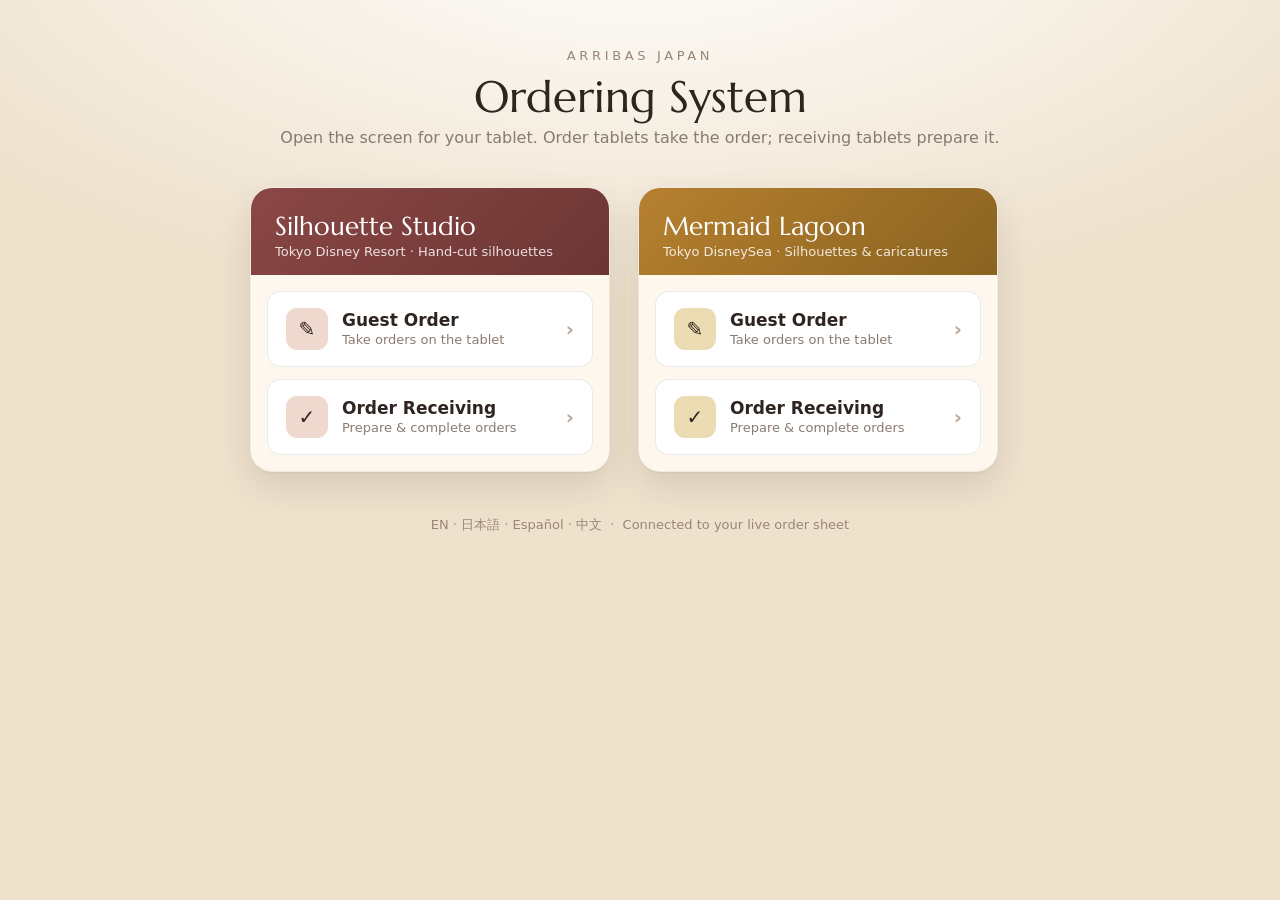
<file: index.html>
<!DOCTYPE html>
<html lang="en">
<head>
  <meta charset="UTF-8" />
  <title>Arribas Japan — Ordering System</title>
  <meta name="viewport" content="width=device-width, initial-scale=1, viewport-fit=cover" />
  <link rel="preconnect" href="https://fonts.googleapis.com" />
  <link rel="preconnect" href="https://fonts.gstatic.com" crossorigin />
  <link href="https://fonts.googleapis.com/css2?family=Marcellus&display=swap" rel="stylesheet" />
  <style>
    * { box-sizing: border-box; margin: 0; padding: 0; }
    :root {
      --font-display: "Marcellus", serif;
      --font-ui: -apple-system, BlinkMacSystemFont, "Segoe UI", "Hiragino Sans", "Noto Sans JP", system-ui, sans-serif;
    }
    body {
      font-family: var(--font-ui);
      background:
        radial-gradient(120% 80% at 50% -10%, #fff, transparent 55%),
        #efe2cd;
      color: #2e2420;
      min-height: 100vh;
      display: flex; flex-direction: column; align-items: center;
      padding: 48px 20px 60px;
    }
    .kicker { font-size: 13px; letter-spacing: 0.28em; text-transform: uppercase; color: #9a8674; }
    h1 { font-family: var(--font-display); font-size: 44px; font-weight: 400; margin: 6px 0 4px; }
    .sub { color: #8a7a70; font-size: 16px; margin-bottom: 40px; text-align: center; }
    .stores { display: grid; gap: 28px; grid-template-columns: repeat(2, minmax(280px, 360px)); width: 100%; max-width: 780px; }
    @media (max-width: 680px) { .stores { grid-template-columns: 1fr; max-width: 380px; } }
    .store {
      background: #fdf7ee; border-radius: 22px; overflow: hidden;
      box-shadow: 0 1px 2px rgba(40,30,25,.06), 0 14px 34px rgba(40,30,25,.12);
      border: 1px solid rgba(0,0,0,.05);
    }
    .store-top { padding: 22px 24px 16px; color: #fff; }
    .store.sil .store-top { background: linear-gradient(135deg, #8a4745, #6c3634); }
    .store.mer .store-top { background: linear-gradient(135deg, #b6802f, #8a6320); }
    .store-name { font-family: var(--font-display); font-size: 26px; }
    .store-tag { font-size: 13px; opacity: .85; margin-top: 2px; }
    .links { padding: 16px; display: flex; flex-direction: column; gap: 12px; }
    .links a {
      display: flex; align-items: center; gap: 14px;
      padding: 16px 18px; border-radius: 14px; text-decoration: none;
      border: 1.5px solid rgba(0,0,0,.08); color: #2e2420; background: #fff;
      font-size: 17px; font-weight: 600; transition: transform .12s, box-shadow .12s;
    }
    .links a:active { transform: scale(.98); }
    .links a .ic {
      width: 42px; height: 42px; border-radius: 11px; flex-shrink: 0;
      display: flex; align-items: center; justify-content: center; font-size: 20px;
    }
    .store.sil .ic { background: #efd9cf; }
    .store.mer .ic { background: #ecdcb4; }
    .links a .meta { display: flex; flex-direction: column; line-height: 1.25; }
    .links a .meta small { font-weight: 500; color: #8a7a70; font-size: 13px; }
    .arrow { margin-left: auto; color: #b8a89c; font-size: 20px; }
    footer { margin-top: 44px; color: #9a8674; font-size: 13px; text-align: center; }
  </style>
</head>
<body>
  <div class="kicker">Arribas Japan</div>
  <h1>Ordering System</h1>
  <p class="sub">Open the screen for your tablet. Order tablets take the order; receiving tablets prepare it.</p>

  <div class="stores">
    <div class="store sil">
      <div class="store-top">
        <div class="store-name">Silhouette Studio</div>
        <div class="store-tag">Tokyo Disney Resort · Hand-cut silhouettes</div>
      </div>
      <div class="links">
        <a href="silhouette-order.html">
          <span class="ic">✎</span>
          <span class="meta">Guest Order<small>Take orders on the tablet</small></span>
          <span class="arrow">›</span>
        </a>
        <a href="silhouette-receiving.html">
          <span class="ic">✓</span>
          <span class="meta">Order Receiving<small>Prepare &amp; complete orders</small></span>
          <span class="arrow">›</span>
        </a>
      </div>
    </div>

    <div class="store mer">
      <div class="store-top">
        <div class="store-name">Mermaid Lagoon</div>
        <div class="store-tag">Tokyo DisneySea · Silhouettes &amp; caricatures</div>
      </div>
      <div class="links">
        <a href="mermaid-order.html">
          <span class="ic">✎</span>
          <span class="meta">Guest Order<small>Take orders on the tablet</small></span>
          <span class="arrow">›</span>
        </a>
        <a href="mermaid-receiving.html">
          <span class="ic">✓</span>
          <span class="meta">Order Receiving<small>Prepare &amp; complete orders</small></span>
          <span class="arrow">›</span>
        </a>
      </div>
    </div>
  </div>

  <footer>EN · 日本語 · Español · 中文 &nbsp;·&nbsp; Connected to your live order sheet</footer>
</body>
</html>
</file>
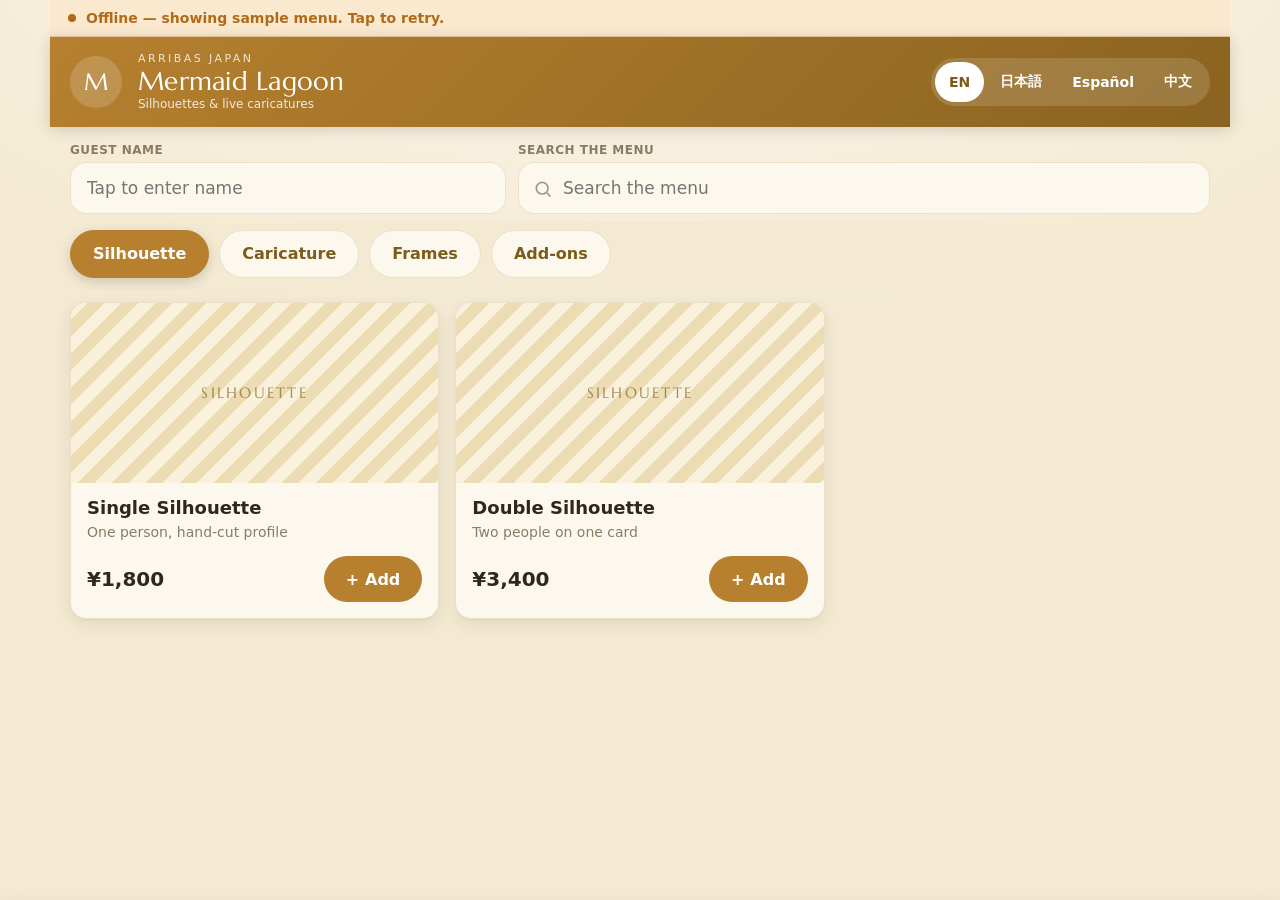
<file: mermaid-order.html>
<!DOCTYPE html>
<html lang="en">
<head>
  <meta charset="UTF-8" />
  <title>Mermaid Lagoon — Guest Order · Arribas Japan</title>
  <meta name="viewport" content="width=device-width, initial-scale=1, maximum-scale=1, viewport-fit=cover" />
  <link rel="preconnect" href="https://fonts.googleapis.com" />
  <link rel="preconnect" href="https://fonts.gstatic.com" crossorigin />
  <link href="https://fonts.googleapis.com/css2?family=Marcellus&display=swap" rel="stylesheet" />
  <link rel="stylesheet" href="app.css" />
</head>
<body data-store="MER" data-screen="order">
  <div id="app"></div>
  <script src="i18n.js"></script>
  <script src="config.js"></script>
  <script src="order.js"></script>
</body>
</html>
</file>
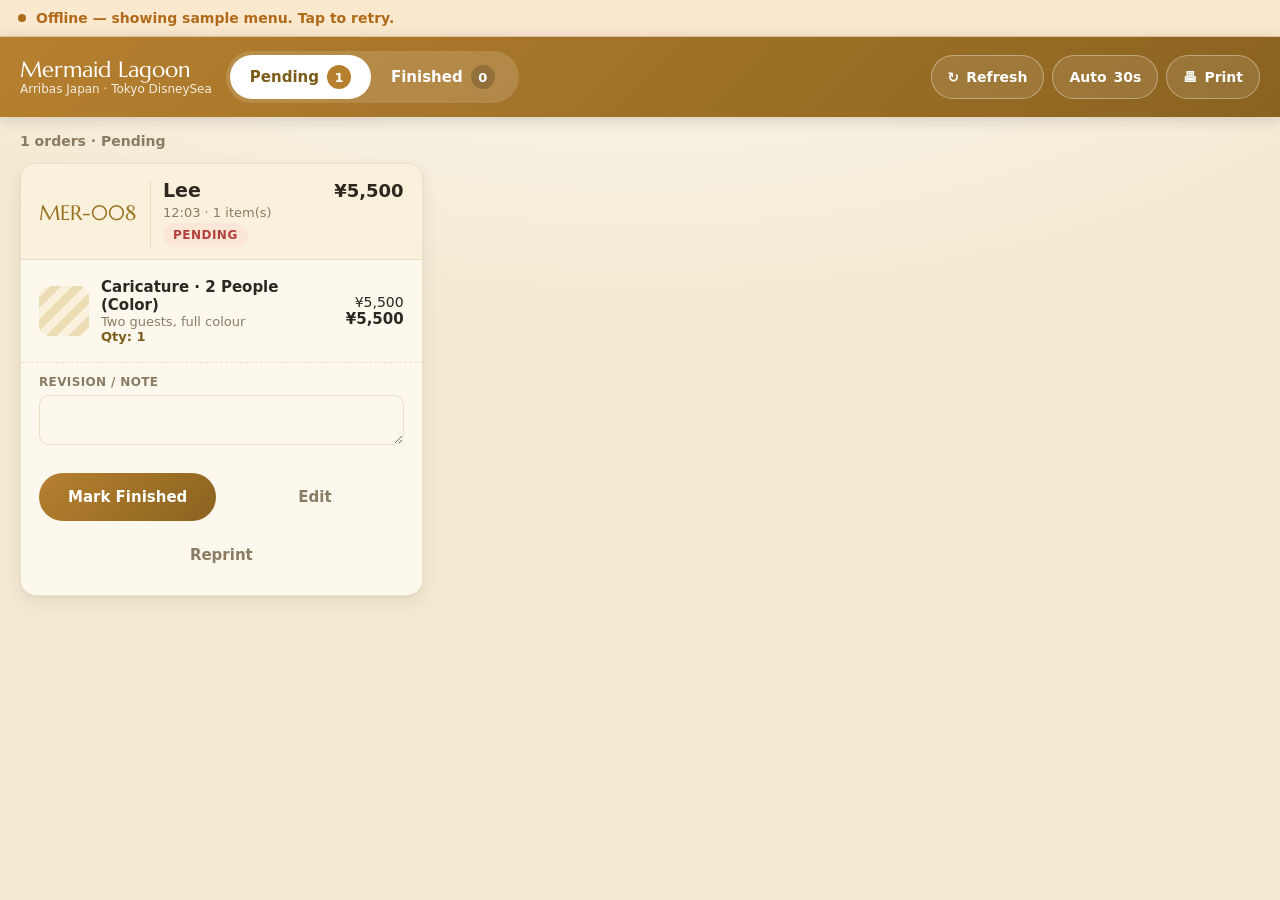
<file: mermaid-receiving.html>
<!DOCTYPE html>
<html lang="en">
<head>
  <meta charset="UTF-8" />
  <title>Mermaid Lagoon — Order Receiving · Arribas Japan</title>
  <meta name="viewport" content="width=device-width, initial-scale=1, viewport-fit=cover" />
  <link rel="preconnect" href="https://fonts.googleapis.com" />
  <link rel="preconnect" href="https://fonts.gstatic.com" crossorigin />
  <link href="https://fonts.googleapis.com/css2?family=Marcellus&display=swap" rel="stylesheet" />
  <link rel="stylesheet" href="app.css" />
</head>
<body data-store="MER" data-screen="receiving">
  <div id="app"></div>
  <script src="i18n.js"></script>
  <script src="config.js"></script>
  <script src="receiving.js"></script>
</body>
</html>
</file>
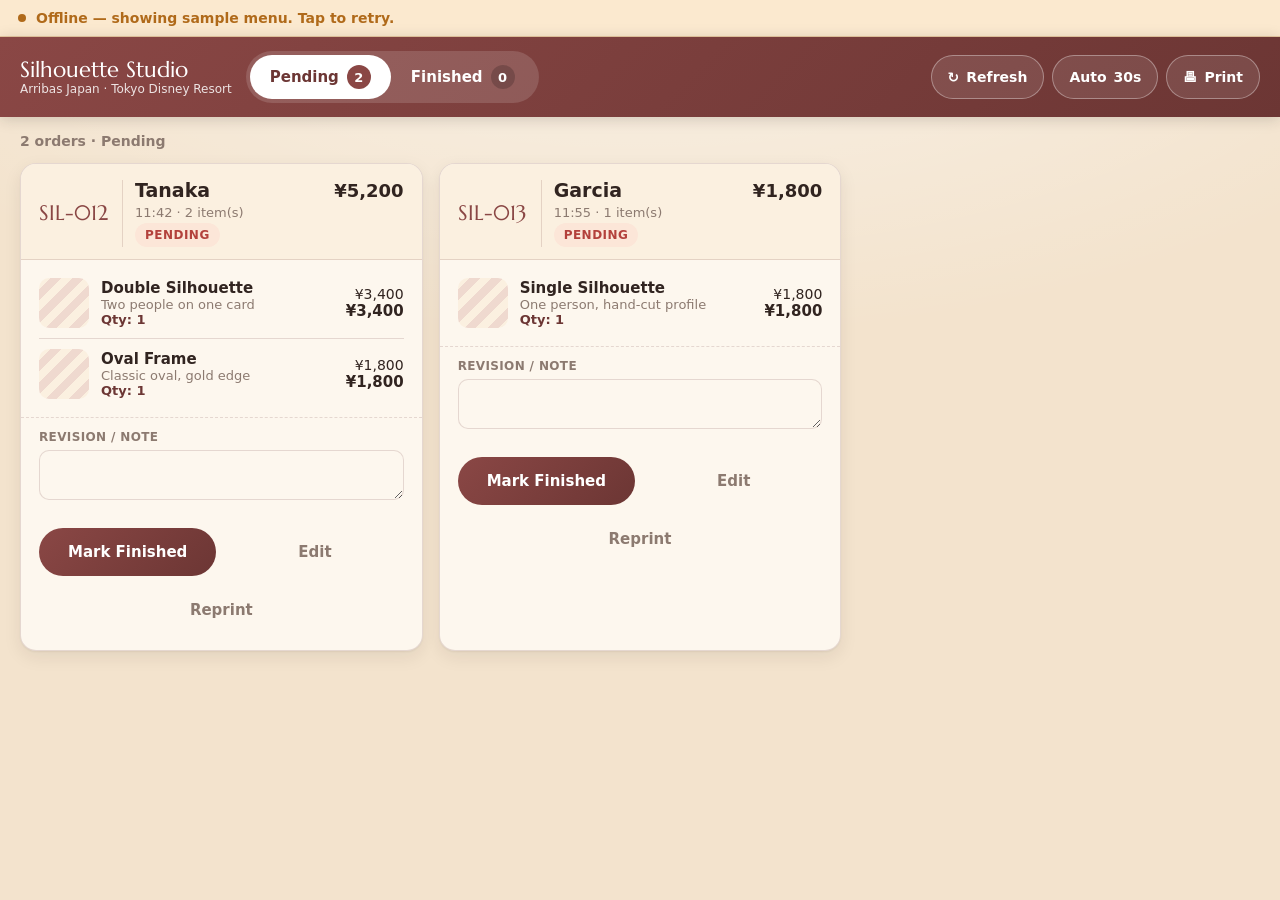
<file: silhouette-receiving.html>
<!DOCTYPE html>
<html lang="en">
<head>
  <meta charset="UTF-8" />
  <title>Silhouette Studio — Order Receiving · Arribas Japan</title>
  <meta name="viewport" content="width=device-width, initial-scale=1, viewport-fit=cover" />
  <link rel="preconnect" href="https://fonts.googleapis.com" />
  <link rel="preconnect" href="https://fonts.gstatic.com" crossorigin />
  <link href="https://fonts.googleapis.com/css2?family=Marcellus&display=swap" rel="stylesheet" />
  <link rel="stylesheet" href="app.css" />
</head>
<body data-store="SIL" data-screen="receiving">
  <div id="app"></div>
  <script src="i18n.js"></script>
  <script src="config.js"></script>
  <script src="receiving.js"></script>
</body>
</html>
</file>
<file: app.css>
/* =====================================================================
   Arribas Japan — Shared design system
   Sections:  1 Tokens & themes · 2 Base · 3 Order screen ·
              4 Receiving screen · 5 Guest ticket (print) · 6 Print
   ===================================================================== */

/* ---------- 1. TOKENS & THEMES ------------------------------------- */
:root {
  --font-display: "Marcellus", "Hiragino Mincho ProN", "Yu Mincho", serif;
  --font-ui: -apple-system, BlinkMacSystemFont, "Segoe UI", "Hiragino Sans",
    "Noto Sans JP", system-ui, sans-serif;

  --r-sm: 10px;
  --r-md: 16px;
  --r-lg: 24px;
  --r-pill: 999px;

  --shadow-card: 0 1px 2px rgba(40, 30, 25, 0.06), 0 6px 18px rgba(40, 30, 25, 0.08);
  --shadow-pop: 0 20px 60px rgba(30, 20, 16, 0.28);

  --ok: #2f7d57;
  --warn: #b06a1a;
  --danger: #b3413c;
}

/* Silhouette Studio — cream paper + maroon */
body[data-store="SIL"] {
  --paper: #f3e3cd;
  --surface: #fdf7ee;
  --surface-2: #fbf0e0;
  --brand: #8a4745;
  --brand-deep: #6c3634;
  --brand-soft: #efd9cf;
  --ink: #312420;
  --muted: #8c7a70;
  --line: rgba(108, 54, 52, 0.16);
  --accent: #8a4745;
  --accent-ink: #ffffff;
  --header-grad: linear-gradient(135deg, #8a4745, #6c3634);
}

/* Mermaid Lagoon — cream + warm gold */
body[data-store="MER"] {
  --paper: #f4ead2;
  --surface: #fdf8ee;
  --surface-2: #faf1dd;
  --brand: #9a7322;
  --brand-deep: #7c5c19;
  --brand-soft: #ecdcb4;
  --ink: #2c2820;
  --muted: #8a7c63;
  --line: rgba(154, 115, 34, 0.18);
  --accent: #b6802f;
  --accent-ink: #ffffff;
  --header-grad: linear-gradient(135deg, #b6802f, #8a6320);
}

/* ---------- 2. BASE ------------------------------------------------ */
* { box-sizing: border-box; margin: 0; padding: 0; }

html, body { height: 100%; }

body {
  font-family: var(--font-ui);
  color: var(--ink);
  background: var(--paper);
  -webkit-text-size-adjust: 100%;
  -webkit-tap-highlight-color: transparent;
}

button { font-family: inherit; cursor: pointer; }
input, textarea, select { font-family: inherit; }

.serif { font-family: var(--font-display); font-weight: 400; }
.sr-only { position: absolute; width: 1px; height: 1px; overflow: hidden; clip: rect(0 0 0 0); }

/* Background paper texture (very subtle) */
body::before {
  content: "";
  position: fixed; inset: 0; z-index: -1;
  background:
    radial-gradient(120% 80% at 50% -10%, rgba(255,255,255,0.6), transparent 60%),
    var(--paper);
}

/* =====================================================================
   3. GUEST ORDER SCREEN
   ===================================================================== */
.order-app {
  min-height: 100%;
  display: flex;
  flex-direction: column;
  max-width: 1180px;
  margin: 0 auto;
}

/* --- Top banner (demo/offline notice) --- */
.notice {
  display: none;
  align-items: center;
  gap: 10px;
  padding: 10px 18px;
  background: #fbe9cf;
  color: var(--warn);
  font-size: 14px;
  font-weight: 600;
  border-bottom: 1px solid rgba(176, 106, 26, 0.25);
  cursor: pointer;
}
.notice.show { display: flex; }
.notice .dot { width: 8px; height: 8px; border-radius: 50%; background: var(--warn); }

/* --- Header --- */
.app-header {
  position: sticky; top: 0; z-index: 30;
  background: var(--header-grad);
  color: #fff;
  padding: 16px 20px;
  display: flex;
  align-items: center;
  gap: 16px;
  box-shadow: 0 2px 14px rgba(40, 25, 20, 0.18);
}
.app-header .logo {
  height: 54px; width: auto; max-width: 120px;
  object-fit: contain;
  filter: drop-shadow(0 1px 2px rgba(0,0,0,0.25));
}
.app-header .logo-fallback {
  height: 52px; width: 52px; border-radius: 50%;
  display: flex; align-items: center; justify-content: center;
  background: rgba(255,255,255,0.16);
  font-family: var(--font-display);
  font-size: 24px; color: #fff;
}
.brand-block { display: flex; flex-direction: column; gap: 2px; line-height: 1.1; }
.brand-kicker { font-size: 11px; letter-spacing: 0.22em; text-transform: uppercase; opacity: 0.8; }
.brand-name { font-family: var(--font-display); font-size: 26px; letter-spacing: 0.01em; }
.brand-sub { font-size: 12px; opacity: 0.85; }

.header-spacer { flex: 1; }

/* Language switcher */
.lang-switch {
  display: inline-flex;
  background: rgba(255,255,255,0.14);
  border-radius: var(--r-pill);
  padding: 4px;
  gap: 2px;
}
.lang-switch button {
  border: none; background: transparent; color: #fff;
  font-size: 14px; font-weight: 600;
  padding: 8px 14px; border-radius: var(--r-pill);
  min-height: 40px;
  transition: background 0.15s;
}
.lang-switch button.active { background: #fff; color: var(--brand-deep); }

/* --- Guest info + search row --- */
.controls {
  padding: 16px 20px 8px;
  display: flex;
  gap: 12px;
  flex-wrap: wrap;
  align-items: stretch;
}
.field {
  display: flex; flex-direction: column; gap: 5px;
  flex: 1 1 220px;
}
.field label {
  font-size: 12px; font-weight: 700; letter-spacing: 0.04em;
  text-transform: uppercase; color: var(--muted);
}
.field .control {
  height: 52px;
  border: 1.5px solid var(--line);
  background: var(--surface);
  border-radius: var(--r-md);
  padding: 0 16px;
  font-size: 17px;
  color: var(--ink);
  display: flex; align-items: center;
}
.field .control:focus {
  outline: none;
  border-color: var(--brand);
  box-shadow: 0 0 0 3px var(--brand-soft);
}
.field.search { flex: 2 1 300px; }
.field.search .control { padding-left: 44px; }
.field.search { position: relative; }
.field.search .search-icon {
  position: absolute; left: 15px; bottom: 15px;
  width: 20px; height: 20px; opacity: 0.45; pointer-events: none;
}

/* --- Category pills --- */
.cat-bar {
  position: sticky; top: 88px; z-index: 20;
  background: linear-gradient(var(--paper), var(--paper) 70%, transparent);
  padding: 8px 20px 12px;
  overflow-x: auto;
  -webkit-overflow-scrolling: touch;
  scrollbar-width: thin;
  scrollbar-color: var(--accent) var(--line);
  cursor: grab;
}
.cat-bar.dragging { cursor: grabbing; user-select: none; }
.cat-bar::-webkit-scrollbar { height: 10px; }
.cat-bar::-webkit-scrollbar-track { background: var(--line); border-radius: 10px; }
.cat-bar::-webkit-scrollbar-thumb {
  background: var(--accent); border-radius: 10px;
  border: 2px solid var(--paper);
}
.cat-row { display: inline-flex; gap: 10px; min-width: 100%; padding-bottom: 2px; }
.cat-pill {
  white-space: nowrap;
  border: 1.5px solid var(--line);
  background: var(--surface);
  color: var(--brand-deep);
  font-size: 16px; font-weight: 600;
  padding: 0 22px; height: 48px;
  border-radius: var(--r-pill);
  transition: transform 0.1s, background 0.15s;
}
.cat-pill:active { transform: scale(0.96); }
.cat-pill.active {
  background: var(--accent); color: var(--accent-ink);
  border-color: var(--accent);
  box-shadow: 0 4px 12px rgba(40,25,20,0.18);
}

/* --- Product grid --- */
.grid {
  flex: 1;
  padding: 10px 20px 140px;
  display: grid;
  grid-template-columns: repeat(auto-fill, minmax(300px, 1fr));
  gap: 16px;
  align-content: start;
}

.card {
  background: var(--surface);
  border: 1px solid var(--line);
  border-radius: var(--r-md);
  box-shadow: var(--shadow-card);
  display: flex;
  flex-direction: column;
  overflow: hidden;
  transition: transform 0.12s, box-shadow 0.12s;
}
.card.in-cart { border-color: var(--accent); box-shadow: 0 0 0 2px var(--accent), var(--shadow-card); }

.card-media {
  height: 180px;
  background: #fff;
  display: flex; align-items: center; justify-content: center;
  position: relative;
  overflow: hidden;
  padding: 10px;
}
.card-media:has(.ph) {
  background:
    repeating-linear-gradient(135deg, var(--surface-2) 0 12px, var(--brand-soft) 12px 24px);
}
.card-media img { width: 100%; height: 100%; object-fit: contain; }
.card-media .ph {
  font-family: var(--font-display);
  font-size: 15px; letter-spacing: 0.15em; text-transform: uppercase;
  color: var(--brand-deep); opacity: 0.65;
}
.card-qty-badge {
  position: absolute; top: 10px; right: 10px;
  min-width: 30px; height: 30px; padding: 0 9px;
  border-radius: var(--r-pill);
  background: var(--accent); color: var(--accent-ink);
  font-size: 15px; font-weight: 700;
  display: none; align-items: center; justify-content: center;
  box-shadow: 0 3px 8px rgba(0,0,0,0.25);
}
.card.in-cart .card-qty-badge { display: flex; }

.card-body { padding: 14px 16px 16px; display: flex; flex-direction: column; gap: 4px; flex: 1; }
.card-title { font-size: 18px; font-weight: 700; line-height: 1.25; }
.card-desc { font-size: 14px; color: var(--muted); line-height: 1.35; flex: 1; }
.card-meta { font-size: 12px; color: var(--muted); opacity: 0.8; }
.card-foot { display: flex; align-items: center; justify-content: space-between; margin-top: 10px; gap: 10px; }
.card-price { font-size: 20px; font-weight: 700; font-variant-numeric: tabular-nums; }

/* Quantity stepper */
.stepper {
  display: inline-flex; align-items: center;
  background: var(--surface-2);
  border: 1.5px solid var(--line);
  border-radius: var(--r-pill);
  overflow: hidden;
}
.stepper button {
  width: 46px; height: 46px; border: none; background: transparent;
  font-size: 24px; line-height: 1; color: var(--brand-deep);
  display: flex; align-items: center; justify-content: center;
}
.stepper button:active { background: var(--brand-soft); }
.stepper .val {
  min-width: 38px; text-align: center;
  font-size: 18px; font-weight: 700; font-variant-numeric: tabular-nums;
}
/* "Add" button shown when qty is 0 */
.add-btn {
  height: 46px; padding: 0 22px;
  border: none; border-radius: var(--r-pill);
  background: var(--accent); color: var(--accent-ink);
  font-size: 16px; font-weight: 700;
  display: inline-flex; align-items: center; gap: 6px;
}
.add-btn:active { transform: scale(0.96); }

/* Empty / loading states */
.state {
  grid-column: 1 / -1;
  text-align: center; color: var(--muted);
  padding: 60px 20px; font-size: 17px;
}

/* --- Sticky cart bar --- */
.cart-bar {
  position: fixed; left: 0; right: 0; bottom: 0; z-index: 40;
  padding: 12px 20px calc(12px + env(safe-area-inset-bottom));
  background: var(--surface);
  border-top: 1px solid var(--line);
  box-shadow: 0 -6px 24px rgba(30,20,16,0.12);
  display: flex; align-items: center; gap: 16px;
  transform: translateY(120%);
  transition: transform 0.28s cubic-bezier(0.2, 0.8, 0.2, 1);
}
.cart-bar.show { transform: translateY(0); }
.cart-summary { display: flex; flex-direction: column; line-height: 1.2; }
.cart-count { font-size: 13px; color: var(--muted); font-weight: 600; }
.cart-total { font-size: 24px; font-weight: 700; font-variant-numeric: tabular-nums; }
.cart-cta {
  margin-left: auto;
  height: 58px; padding: 0 30px;
  border: none; border-radius: var(--r-pill);
  background: var(--header-grad); color: #fff;
  font-size: 18px; font-weight: 700;
  display: inline-flex; align-items: center; gap: 10px;
  box-shadow: 0 8px 20px rgba(40,25,20,0.3);
}
.cart-cta:active { transform: scale(0.98); }

/* =====================================================================
   OVERLAYS — cart review + confirmation
   ===================================================================== */
.overlay {
  position: fixed; inset: 0; z-index: 60;
  background: rgba(30, 20, 16, 0.5);
  backdrop-filter: blur(3px);
  display: none;
  align-items: flex-end;
}
.overlay.show { display: flex; }
@media (min-width: 760px) { .overlay { align-items: center; justify-content: center; } }

.sheet {
  background: var(--surface);
  width: 100%;
  max-width: 620px;
  max-height: 92vh;
  border-radius: var(--r-lg) var(--r-lg) 0 0;
  display: flex; flex-direction: column;
  box-shadow: var(--shadow-pop);
  animation: rise 0.3s cubic-bezier(0.2, 0.8, 0.2, 1);
}
@media (min-width: 760px) { .sheet { border-radius: var(--r-lg); } }
@keyframes rise { from { transform: translateY(40px); opacity: 0; } to { transform: translateY(0); opacity: 1; } }

.sheet-head {
  padding: 22px 24px 14px;
  display: flex; align-items: center; justify-content: space-between;
  border-bottom: 1px solid var(--line);
}
.sheet-title { font-family: var(--font-display); font-size: 26px; }
.sheet-close {
  width: 44px; height: 44px; border-radius: 50%;
  border: 1.5px solid var(--line); background: var(--surface-2);
  font-size: 22px; color: var(--ink); line-height: 1;
}
.sheet-body { padding: 8px 24px; overflow-y: auto; flex: 1; }
.sheet-guest {
  font-size: 15px; color: var(--muted); padding: 12px 0 4px;
}
.sheet-guest b { color: var(--ink); font-size: 17px; }

.line-item {
  display: flex; align-items: center; gap: 14px;
  padding: 14px 0; border-bottom: 1px solid var(--line);
}
.line-thumb {
  width: 56px; height: 56px; border-radius: var(--r-sm); flex-shrink: 0;
  background: repeating-linear-gradient(135deg, var(--surface-2) 0 8px, var(--brand-soft) 8px 16px);
  overflow: hidden; display: flex; align-items: center; justify-content: center;
}
.line-thumb img { width: 100%; height: 100%; object-fit: cover; }
.line-info { flex: 1; min-width: 0; }
.line-name { font-size: 16px; font-weight: 700; }
.line-price { font-size: 13px; color: var(--muted); }
.line-amount { font-size: 17px; font-weight: 700; font-variant-numeric: tabular-nums; white-space: nowrap; }
.line-stepper { transform: scale(0.9); }

.sheet-foot {
  padding: 16px 24px calc(20px + env(safe-area-inset-bottom));
  border-top: 1px solid var(--line);
  display: flex; flex-direction: column; gap: 12px;
}
.sheet-total { display: flex; align-items: baseline; justify-content: space-between; }
.sheet-total .lbl { font-size: 16px; color: var(--muted); }
.sheet-total .amt { font-size: 30px; font-weight: 700; font-variant-numeric: tabular-nums; }
.btn-primary {
  height: 60px; border: none; border-radius: var(--r-pill);
  background: var(--header-grad); color: #fff;
  font-size: 19px; font-weight: 700;
  display: inline-flex; align-items: center; justify-content: center; gap: 10px;
}
.btn-primary:disabled { opacity: 0.6; }
.btn-ghost {
  height: 50px; border: 1.5px solid var(--line); border-radius: var(--r-pill);
  background: transparent; color: var(--muted);
  font-size: 16px; font-weight: 600;
}

/* --- Confirmation --- */
.confirm {
  background: var(--surface);
  width: 100%; max-width: 560px;
  border-radius: var(--r-lg);
  padding: 40px 32px calc(32px + env(safe-area-inset-bottom));
  text-align: center;
  box-shadow: var(--shadow-pop);
  animation: rise 0.3s cubic-bezier(0.2, 0.8, 0.2, 1);
}
.confirm .tick {
  width: 76px; height: 76px; border-radius: 50%;
  margin: 0 auto 18px;
  background: var(--ok); color: #fff;
  display: flex; align-items: center; justify-content: center;
  font-size: 40px;
}
.confirm-label { font-size: 14px; letter-spacing: 0.18em; text-transform: uppercase; color: var(--muted); }
.confirm-title { font-family: var(--font-display); font-size: 30px; margin: 4px 0 22px; }
.confirm-number-label { font-size: 14px; color: var(--muted); text-transform: uppercase; letter-spacing: 0.12em; }
.confirm-number {
  font-family: var(--font-display);
  font-size: 72px; line-height: 1; color: var(--brand);
  margin: 6px 0 10px; font-variant-numeric: tabular-nums;
}
.confirm-guest { font-size: 19px; margin-bottom: 6px; }
.confirm-guest b { font-weight: 700; }
.confirm-hint { font-size: 14px; color: var(--muted); margin-bottom: 26px; }
.confirm-actions { display: flex; flex-direction: column; gap: 12px; }

/* =====================================================================
   4. ORDER RECEIVING SCREEN
   ===================================================================== */
.recv-app { min-height: 100%; }

.recv-header {
  position: sticky; top: 0; z-index: 30;
  background: var(--header-grad); color: #fff;
  padding: 14px 20px;
  display: flex; align-items: center; gap: 14px; flex-wrap: wrap;
  box-shadow: 0 2px 14px rgba(40,25,20,0.18);
}
.recv-header .title { display: flex; flex-direction: column; line-height: 1.1; }
.recv-header .title .name { font-family: var(--font-display); font-size: 22px; }
.recv-header .title .sub { font-size: 12px; opacity: 0.85; }

.tabs { display: inline-flex; background: rgba(255,255,255,0.14); border-radius: var(--r-pill); padding: 4px; }
.tab {
  border: none; background: transparent; color: #fff;
  font-size: 15px; font-weight: 700; padding: 10px 20px;
  border-radius: var(--r-pill); min-height: 44px;
  display: inline-flex; align-items: center; gap: 8px;
}
.tab.active { background: #fff; color: var(--brand-deep); }
.tab .badge {
  min-width: 24px; height: 24px; padding: 0 7px; border-radius: var(--r-pill);
  background: rgba(0,0,0,0.18); color: #fff;
  font-size: 13px; display: inline-flex; align-items: center; justify-content: center;
}
.tab.active .badge { background: var(--accent); }

.recv-tools { margin-left: auto; display: flex; gap: 8px; flex-wrap: wrap; }
.tool-btn {
  border: 1.5px solid rgba(255,255,255,0.35); background: rgba(255,255,255,0.1);
  color: #fff; font-size: 14px; font-weight: 600;
  padding: 0 16px; height: 44px; border-radius: var(--r-pill);
  display: inline-flex; align-items: center; gap: 7px;
}
.tool-btn.on { background: #fff; color: var(--brand-deep); border-color: #fff; }

.recv-main { padding: 16px 20px 60px; max-width: 1280px; margin: 0 auto; }
.recv-info { font-size: 14px; color: var(--muted); margin-bottom: 14px; font-weight: 600; }

.orders-grid {
  display: grid; gap: 16px;
  grid-template-columns: repeat(auto-fill, minmax(330px, 1fr));
}

.order-card {
  background: var(--surface); border: 1px solid var(--line);
  border-radius: var(--r-md); box-shadow: var(--shadow-card);
  overflow: hidden; page-break-inside: avoid;
  display: flex; flex-direction: column;
}
.oc-top {
  display: flex; align-items: flex-start; gap: 12px;
  padding: 16px 18px 12px;
  background: var(--surface-2);
  border-bottom: 1px solid var(--line);
}
.oc-num {
  font-family: var(--font-display);
  font-size: 21px; line-height: 1.1; color: var(--brand);
  font-variant-numeric: tabular-nums; white-space: nowrap;
  padding-right: 14px; border-right: 1px solid var(--line);
  align-self: stretch; display: flex; align-items: center;
}
.oc-headinfo { flex: 1; min-width: 0; display: flex; flex-direction: column; gap: 3px; }
.oc-guest { font-size: 19px; font-weight: 700; line-height: 1.15; }
.oc-meta { font-size: 13px; color: var(--muted); }
.oc-total { font-size: 18px; font-weight: 700; font-variant-numeric: tabular-nums; white-space: nowrap; }
.status-chip {
  align-self: flex-start;
  font-size: 12px; font-weight: 700; letter-spacing: 0.04em;
  padding: 5px 10px; border-radius: var(--r-pill);
  background: #fce6d8; color: var(--danger);
  text-transform: uppercase;
}
.status-chip.finished { background: #d9efe1; color: var(--ok); }

.oc-items { padding: 8px 18px; display: flex; flex-direction: column; }
.oc-item {
  display: grid; grid-template-columns: 50px 1fr auto;
  gap: 12px; align-items: center;
  padding: 10px 0; border-bottom: 1px solid var(--line);
}
.oc-item:last-child { border-bottom: none; }
.oc-thumb {
  width: 50px; height: 50px; border-radius: var(--r-sm); overflow: hidden;
  background: repeating-linear-gradient(135deg, var(--surface-2) 0 8px, var(--brand-soft) 8px 16px);
  display: flex; align-items: center; justify-content: center;
}
.oc-thumb img { width: 100%; height: 100%; object-fit: cover; }
.oc-item-name { font-size: 15px; font-weight: 700; }
.oc-item-desc { font-size: 13px; color: var(--muted); }
.oc-item-qty { font-size: 13px; color: var(--brand-deep); font-weight: 700; }
.oc-item-amt { text-align: right; font-size: 14px; font-variant-numeric: tabular-nums; }
.oc-item-amt b { display: block; font-size: 15px; }

/* editable fields (Mermaid) */
.oc-edit { margin-top: 6px; display: none; flex-direction: column; gap: 6px; }
.order-card.editing .oc-edit { display: flex; }
.oc-edit input {
  width: 100%; height: 38px; border: 1.5px solid var(--line);
  border-radius: var(--r-sm); padding: 0 10px; font-size: 14px; background: var(--surface);
}
.oc-edit .qtywrap { display: flex; align-items: center; gap: 8px; font-size: 13px; color: var(--muted); }
.oc-edit .qtywrap input { width: 80px; }

.revision {
  padding: 12px 18px;
  border-top: 1px dashed var(--line);
}
.revision label { display: block; font-size: 12px; font-weight: 700; color: var(--muted); margin-bottom: 6px; text-transform: uppercase; letter-spacing: 0.03em; }
.revision textarea {
  width: 100%; min-height: 46px; resize: vertical;
  border: 1.5px solid var(--line); border-radius: var(--r-sm);
  padding: 8px 10px; font-size: 14px; background: var(--surface);
}
.revision textarea:focus { outline: none; border-color: var(--brand); box-shadow: 0 0 0 3px var(--brand-soft); }

.oc-actions {
  padding: 12px 18px 16px;
  display: flex; gap: 10px; flex-wrap: wrap;
}
.oc-actions button {
  flex: 1; min-width: 120px; height: 48px;
  border-radius: var(--r-pill); border: none;
  font-size: 15px; font-weight: 700;
}
.btn-finish { background: var(--header-grad); color: #fff; }
.btn-reopen { background: var(--surface-2); color: var(--brand-deep); border: 1.5px solid var(--line); }
.btn-edit { background: transparent; color: var(--muted); border: 1.5px solid var(--line); flex: 0 0 auto; min-width: 96px; }
.btn-print-one { background: transparent; color: var(--muted); border: 1.5px solid var(--line); flex: 0 0 auto; min-width: 96px; }

.recv-empty { text-align: center; color: var(--muted); padding: 80px 20px; font-size: 18px; }

/* =====================================================================
   5. GUEST TICKET  (hidden on screen, shown only when printing a slip)
   ===================================================================== */
.ticket { display: none; }

@media print {
  /* default: hide everything, screens opt-in below */
  body * { visibility: hidden; }

  /* ----- Guest ticket slip ----- */
  body.printing-ticket .ticket,
  body.printing-ticket .ticket * { visibility: visible; }
  body.printing-ticket .ticket {
    display: block; position: absolute; top: 0; left: 0;
    width: 72mm; padding: 6mm 5mm; color: #000; font-family: var(--font-ui);
  }
  .ticket-logo { text-align: center; font-family: var(--font-display); font-size: 16pt; margin-bottom: 2mm; }
  .ticket-store { text-align: center; font-size: 10pt; margin-bottom: 4mm; letter-spacing: 0.04em; }
  .ticket-rule { border-top: 1px dashed #000; margin: 3mm 0; }
  .ticket-numlabel { text-align: center; font-size: 9pt; text-transform: uppercase; letter-spacing: 0.12em; }
  .ticket-num { text-align: center; font-family: var(--font-display); font-size: 40pt; line-height: 1; margin: 1mm 0 3mm; }
  .ticket-guest { text-align: center; font-size: 12pt; margin-bottom: 3mm; }
  .ticket-line { display: flex; justify-content: space-between; font-size: 10pt; margin: 1mm 0; }
  .ticket-item { margin: 2mm 0 3.5mm; break-inside: avoid; }
  .ticket-barcode { text-align: center; margin-top: 1.5mm; -webkit-print-color-adjust: exact; print-color-adjust: exact; }
  .ticket-barcode svg { width: 48mm; height: 15mm; display: inline-block; }
  .ticket-jan { text-align: center; font-size: 9pt; letter-spacing: 0.22em; font-variant-numeric: tabular-nums; margin-top: 0.5mm; }
  .ticket-total { display: flex; justify-content: space-between; font-size: 12pt; font-weight: 700; margin-top: 2mm; }
  .ticket-foot { text-align: center; font-size: 9pt; margin-top: 4mm; }

  @page { margin: 0; }
}

/* =====================================================================
   6. PRINT — receiving sheet (full order list on A4)
   ===================================================================== */
@media print {
  body.printing-orders .recv-app,
  body.printing-orders .recv-app * { visibility: visible; }
  body.printing-orders .recv-header,
  body.printing-orders .recv-info,
  body.printing-orders .oc-actions,
  body.printing-orders .revision textarea,
  body.printing-orders .notice { display: none !important; }
  body.printing-orders .orders-grid { grid-template-columns: 1fr 1fr; }
  body.printing-orders .order-card { box-shadow: none; border: 1px solid #ccc; }
  body.printing-orders { background: #fff; }
}

/* =====================================================================
   RESPONSIVE — portrait tablets & phones
   ===================================================================== */
@media (max-width: 720px) {
  .brand-sub { display: none; }
  .brand-name { font-size: 22px; }
  .app-header { gap: 12px; padding: 12px 14px; }
  .lang-switch button { padding: 8px 11px; font-size: 13px; }
  .controls { padding: 12px 14px 6px; }
  .cat-bar { top: 80px; padding: 8px 14px 10px; }
  .grid { grid-template-columns: 1fr; padding: 10px 14px 140px; }
  .card { flex-direction: row; }
  .card-media { width: 120px; height: 120px; flex-shrink: 0; }
  .card-body { padding: 12px 14px; }
  .recv-header { gap: 10px; }
  .recv-tools { width: 100%; margin-left: 0; }
  .orders-grid { grid-template-columns: 1fr; }
}

@media (max-width: 420px) {
  .cart-cta { padding: 0 20px; font-size: 16px; }
  .confirm-number { font-size: 60px; }
}
</file>
